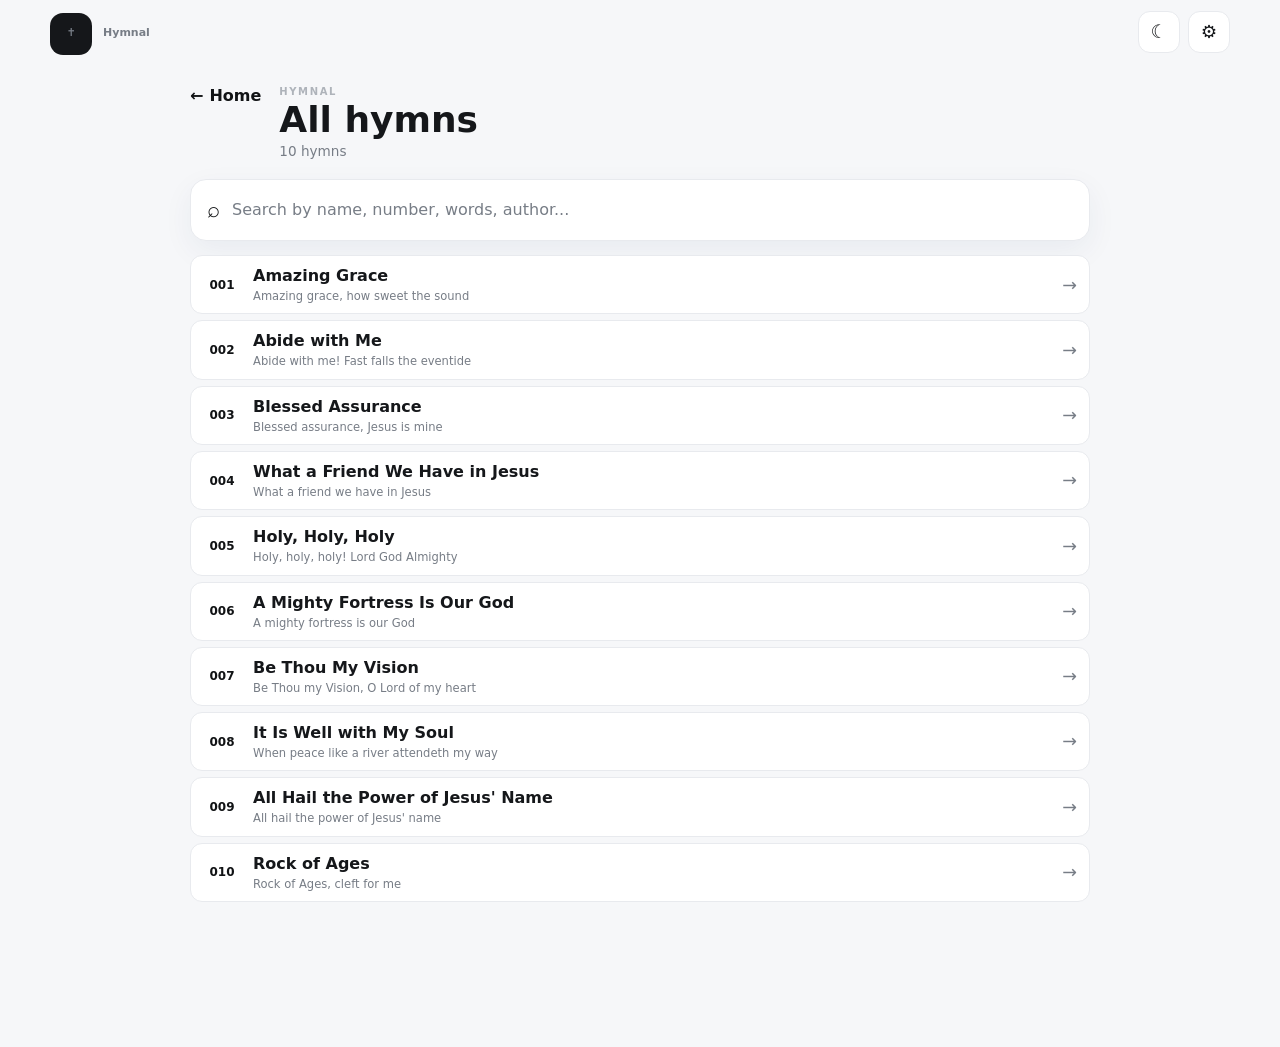
<file: hymn-list.html>
<!DOCTYPE html>
<html lang="en">
<head>
    <meta charset="UTF-8">
    <meta name="viewport" content="width=device-width, initial-scale=1.0">
    <meta name="theme-color" content="#2563eb">
    <link rel="manifest" href="./manifest.json">
    <link rel="stylesheet" href="./css/style.css">
    <title>All Hymns · Hymnal</title>
</head>
<body class="list-page">
    <header class="site-header">
        <a class="brand" href="./index.html" aria-label="Hymnal home">
            <span class="brand-mark" aria-hidden="true">✝</span>
            <span>Hymnal</span>
        </a>

        <div class="header-actions">
            <button
                class="icon-button"
                id="theme-toggle"
                type="button"
                aria-label="Toggle dark mode"
            >
                ☾
            </button>
            <button
                class="icon-button"
                id="settings-open"
                type="button"
                aria-label="Open settings"
            >
                ⚙
            </button>
        </div>
    </header>

    <main class="list-shell">
        <div class="page-heading">
            <a class="back-link" href="./index.html">
                ← <span>Home</span>
            </a>

            <div>
                <p class="eyebrow">Hymnal</p>
                <h1>All hymns</h1>
                <p id="list-count" class="page-subtitle"></p>
            </div>
        </div>

        <label class="search-box list-search" for="list-search">
            <span aria-hidden="true">⌕</span>
            <input
                id="list-search"
                type="search"
                autocomplete="off"
                placeholder="Search by name, number, words, author..."
                aria-label="Search all hymns"
            >
            <button
                id="list-search-clear"
                class="clear-button"
                type="button"
                aria-label="Clear search"
                hidden
            >
                ×
            </button>
        </label>

        <div
            id="hymn-list-results"
            class="hymn-list-results"
            aria-live="polite"
        ></div>
    </main>

    <div id="settings-modal" class="modal" hidden>
        <div class="modal-backdrop" data-close-settings></div>

        <section
            class="settings-panel"
            role="dialog"
            aria-modal="true"
            aria-labelledby="settings-title"
        >
            <div class="panel-heading">
                <div>
                    <p class="eyebrow">Personalize</p>
                    <h2 id="settings-title">Settings</h2>
                </div>

                <button
                    class="icon-button"
                    type="button"
                    data-close-settings
                    aria-label="Close settings"
                >
                    ×
                </button>
            </div>

            <div class="settings-group">
                <h3>Appearance</h3>
                <div class="choice-row">
                    <button class="choice-button" data-theme-choice="light" type="button">Light</button>
                    <button class="choice-button" data-theme-choice="dark" type="button">Dark</button>
                </div>
            </div>

            <div class="settings-group">
                <h3>Text size</h3>
                <div class="choice-row">
                    <button class="choice-button" data-size-choice="small" type="button">A−</button>
                    <button class="choice-button" data-size-choice="normal" type="button">A</button>
                    <button class="choice-button" data-size-choice="large" type="button">A+</button>
                    <button class="choice-button" data-size-choice="xlarge" type="button">A++</button>
                </div>
            </div>

            <p class="settings-note">
                Your preferences and favorites stay on this device.
                The hymnal does not require an account.
            </p>
        </section>
    </div>

    <script src="./js/hymns.js"></script>
    <script src="./js/app.js"></script>
</body>
</html>
</file>
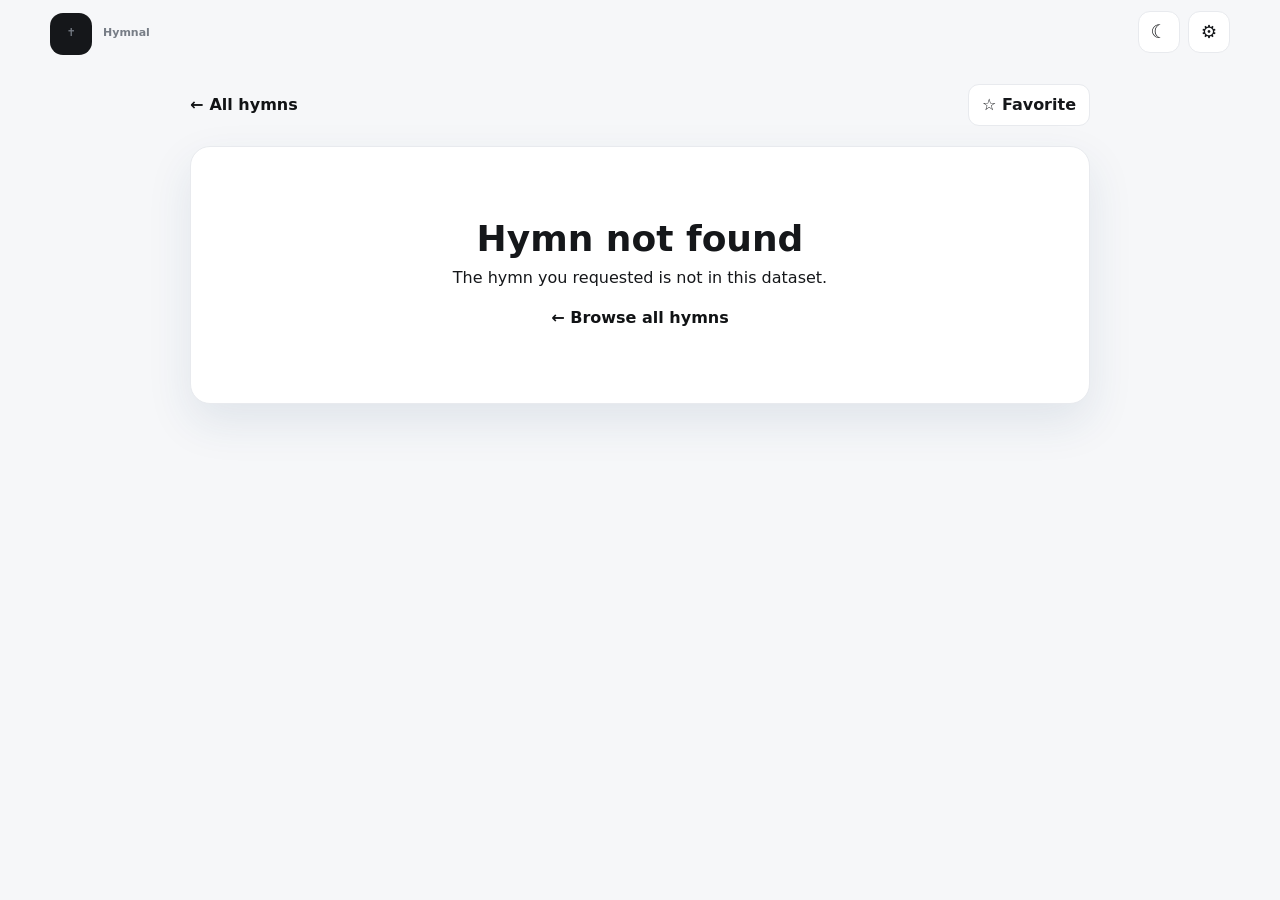
<file: hymn.html>
<!DOCTYPE html>
<html lang="en">
<head>
    <meta charset="UTF-8">
    <meta name="viewport" content="width=device-width, initial-scale=1.0">
    <meta name="theme-color" content="#2563eb">
    <link rel="manifest" href="./manifest.json">
    <link rel="stylesheet" href="./css/style.css">
    <link rel="stylesheet" href="./css/hymn.css">
    <title>Hymn · Hymnal</title>
</head>
<body class="reading-page">
    <header class="site-header">
        <a class="brand" href="./index.html" aria-label="Hymnal home">
            <span class="brand-mark" aria-hidden="true">✝</span>
            <span>Hymnal</span>
        </a>

        <div class="header-actions">
            <button
                class="icon-button"
                id="theme-toggle"
                type="button"
                aria-label="Toggle dark mode"
            >
                ☾
            </button>
            <button
                class="icon-button"
                id="settings-open"
                type="button"
                aria-label="Open settings"
            >
                ⚙
            </button>
        </div>
    </header>

    <main class="hymn-shell">
        <div class="hymn-topbar">
            <a class="back-link" href="./hymn-list.html">
                ← <span>All hymns</span>
            </a>

            <button
                id="favorite-toggle"
                class="favorite-button"
                type="button"
            >
                ☆ <span>Favorite</span>
            </button>
        </div>

        <article
            id="hymn-content"
            class="hymn-content"
            aria-live="polite"
        ></article>
    </main>

    <div id="settings-modal" class="modal" hidden>
        <div class="modal-backdrop" data-close-settings></div>

        <section
            class="settings-panel"
            role="dialog"
            aria-modal="true"
            aria-labelledby="settings-title"
        >
            <div class="panel-heading">
                <div>
                    <p class="eyebrow">Personalize</p>
                    <h2 id="settings-title">Settings</h2>
                </div>

                <button
                    class="icon-button"
                    type="button"
                    data-close-settings
                    aria-label="Close settings"
                >
                    ×
                </button>
            </div>

            <div class="settings-group">
                <h3>Appearance</h3>
                <div class="choice-row">
                    <button class="choice-button" data-theme-choice="light" type="button">
                        Light
                    </button>
                    <button class="choice-button" data-theme-choice="dark" type="button">
                        Dark
                    </button>
                </div>
            </div>

            <div class="settings-group">
                <h3>Text size</h3>
                <div class="choice-row">
                    <button class="choice-button" data-size-choice="small" type="button">A−</button>
                    <button class="choice-button" data-size-choice="normal" type="button">A</button>
                    <button class="choice-button" data-size-choice="large" type="button">A+</button>
                    <button class="choice-button" data-size-choice="xlarge" type="button">A++</button>
                </div>
            </div>

            <p class="settings-note">
                Your preferences and favorites stay on this device.
                The hymnal does not require an account.
            </p>
        </section>
    </div>

    <script src="./js/hymns.js"></script>
    <script src="./js/app.js"></script>
    <script src="./js/hymn.js"></script>
</body>
</html>
</file>
<file: css/style.css>
body.home-page {
  height: 100svh;
  overflow: hidden;
}
:root {
  --bg: #f7f3ea;
  --surface: #fffdf8;
  --surface-2: #efe8da;
  --text: #2b241e;
  --muted: #75695d;
  --line: #ded4c5;
  --accent: #2563eb;
  --accent-2: #60a5fa;
  --accent-soft: #dbeafe;
  --focus: #1d4ed8;
  --shadow: 0 14px 35px rgba(25,55,95,.1);
  --body-size: 16px;
}
html {
  font-size: var(--body-size);
  color-scheme: light;
}
html.dark {
  color-scheme: dark;
  --bg: #1c1916;
  --surface: #27221e;
  --surface-2: #342d27;
  --text: #f5efe6;
  --muted: #c0b5a7;
  --line: #4a4037;
  --accent: #60a5fa;
  --accent-2: #93c5fd;
  --accent-soft: #263c5d;
  --focus: #93c5fd;
  --shadow: 0 14px 35px rgba(0,0,0,.24);
}
* {
  box-sizing: border-box;
}
html,
body {
  margin: 0;
  min-height: 100%;
}
body {
  background: var(--bg);
  color: var(--text);
  font-family: Arial,Helvetica,sans-serif;
  line-height: 1.5;
}
button,
input {
  font: inherit;
}
button:focus-visible,
a:focus-visible,
input:focus-visible {
  outline: 3px solid var(--focus);
  outline-offset: 3px;
}
a {
  color: inherit;
}
.site-header {
  width: min(1180px,calc(100% - 32px));
  margin: auto;
  min-height: 64px;
  display: flex;
  align-items: center;
  justify-content: space-between;
  gap: 20px;
}
.brand {
  display: inline-flex;
  align-items: center;
  gap: 10px;
  text-decoration: none;
  font-family: Georgia,"Times New Roman",serif;
  font-size: 1.25rem;
  font-weight: 700;
}
.brand-mark {
  width: 34px;
  height: 34px;
  display: grid;
  place-items: center;
  border-radius: 10px;
  background: var(--accent);
  color: #fff;
}
.header-actions {
  display: flex;
  gap: 8px;
}
.icon-button {
  width: 42px;
  height: 42px;
  border: 1px solid var(--line);
  border-radius: 12px;
  background: var(--surface);
  color: var(--text);
  cursor: pointer;
  display: inline-grid;
  place-items: center;
  font-size: 1.15rem;
}
.icon-button:hover {
  background: var(--surface-2);
}
.home-shell {
  width: min(1180px,calc(100% - 32px));
  min-height: calc(100svh - 64px);
  margin: auto;
  display: grid;
  align-items: center;
  padding: 10px 0 18px;
}
.home-main {
  width: min(100%,980px);
  margin: auto;
}
.welcome-line {
  display: flex;
  align-items: center;
  justify-content: space-between;
  gap: 18px;
  margin-bottom: 10px;
}
.eyebrow {
  margin: 0 0 2px;
  color: var(--accent);
  font-size: .72rem;
  font-weight: 800;
  letter-spacing: .13em;
  text-transform: uppercase;
}
h1,
h2,
h3,
p {
  margin-top: 0;
}
h1 {
  margin-bottom: 0;
  font-family: Georgia,"Times New Roman",serif;
  font-size: clamp(1.65rem,3vw,2.25rem);
  line-height: 1.05;
}
.today-badge {
  padding: 7px 11px;
  border-radius: 999px;
  background: var(--accent-soft);
  color: var(--accent);
  font-size: .78rem;
  font-weight: 800;
}
.featured-hymn {
  min-height: 82px;
  padding: 14px 18px;
  border: 1px solid var(--line);
  border-radius: 16px;
  background: linear-gradient(135deg,var(--surface),var(--surface-2));
  box-shadow: var(--shadow);
}
.featured-link {
  height: 100%;
  display: flex;
  align-items: center;
  justify-content: space-between;
  gap: 20px;
  text-decoration: none;
}
.hymn-number {
  flex: 0 0 auto;
  width: 48px;
  height: 48px;
  display: grid;
  place-items: center;
  border-radius: 13px;
  background: var(--accent);
  color: #fff;
  font-weight: 800;
}
.featured-copy {
  min-width: 0;
  flex: 1;
}
.featured-copy h2 {
  margin: 0 0 2px;
  font-family: Georgia,"Times New Roman",serif;
  font-size: clamp(1.1rem,2vw,1.35rem);
}
.featured-copy p {
  margin: 0;
  color: var(--muted);
  font-size: .85rem;
}
.featured-arrow {
  color: var(--accent);
  font-size: 1.5rem;
}
.search-section {
  margin-top: 14px;
}
.section-title {
  margin: 0 0 7px;
  font-family: Georgia,"Times New Roman",serif;
  font-size: 1rem;
}
.search-box {
  min-height: 52px;
  display: flex;
  align-items: center;
  gap: 10px;
  padding: 0 13px;
  border: 2px solid var(--line);
  border-radius: 14px;
  background: var(--surface);
  box-shadow: 0 6px 18px rgba(25,55,95,.06);
}
.search-box:focus-within {
  border-color: var(--accent);
}
.search-box>span {
  color: var(--muted);
  font-size: 1.45rem;
  line-height: 1;
}
.search-box input {
  min-width: 0;
  flex: 1;
  border: 0;
  outline: 0;
  background: transparent;
  color: var(--text);
  font-size: 1rem;
}
.search-box input::placeholder {
  color: var(--muted);
}
.clear-button {
  width: 30px;
  height: 30px;
  border: 0;
  border-radius: 50%;
  background: var(--surface-2);
  color: var(--text);
  cursor: pointer;
  font-size: 1.15rem;
}
.search-demos {
  min-height: 32px;
  margin-top: 7px;
  display: flex;
  flex-wrap: wrap;
  gap: 6px;
}
.search-results {
  display: none;
  margin-top: 7px;
  max-height: 180px;
  overflow: auto;
  border: 1px solid var(--line);
  border-radius: 12px;
  background: var(--surface);
}
.search-results.visible {
  display: block;
}
.result-link,
.hymn-row {
  display: flex;
  align-items: center;
  gap: 12px;
  min-width: 0;
  text-decoration: none;
}
.result-link {
  padding: 9px 12px;
  border-bottom: 1px solid var(--line);
}
.result-link:last-child {
  border-bottom: 0;
}
.result-link:hover,
.hymn-row:hover {
  background: var(--surface-2);
}
.result-number,
.row-number {
  flex: 0 0 auto;
  font-size: .75rem;
  font-weight: 800;
  color: var(--accent);
}
.result-copy,
.row-copy {
  min-width: 0;
}
.result-copy strong,
.row-copy strong {
  display: block;
  overflow: hidden;
  text-overflow: ellipsis;
  white-space: nowrap;
  font-family: Georgia,"Times New Roman",serif;
}
.result-copy small,
.row-copy small {
  display: block;
  color: var(--muted);
  overflow: hidden;
  text-overflow: ellipsis;
  white-space: nowrap;
  font-size: .72rem;
}
.favorites-section {
  margin-top: 12px;
}
.section-heading-row {
  display: flex;
  align-items: baseline;
  justify-content: space-between;
  gap: 10px;
}
.muted-count {
  color: var(--muted);
  font-size: .72rem;
}
.favorites-preview {
  min-height: 46px;
  display: grid;
  grid-template-columns: repeat(3,minmax(0,1fr));
  gap: 8px;
}
.favorite-card {
  min-width: 0;
  display: flex;
  align-items: center;
  gap: 9px;
  padding: 9px 10px;
  border: 1px solid var(--line);
  border-radius: 12px;
  background: var(--surface);
  text-decoration: none;
}
.favorite-card:hover {
  background: var(--surface-2);
}
.favorite-card .row-number {
  width: 28px;
  height: 28px;
  display: grid;
  place-items: center;
  border-radius: 8px;
  background: var(--accent-soft);
}
.empty-favorites {
  grid-column: 1/-1;
  padding: 9px 11px;
  border: 1px dashed var(--line);
  border-radius: 12px;
  color: var(--muted);
  font-size: .78rem;
}
.browse-button {
  min-height: 48px;
  margin-top: 12px;
  display: flex;
  align-items: center;
  justify-content: space-between;
  padding: 0 15px;
  border-radius: 13px;
  background: var(--accent);
  color: #fff;
  text-decoration: none;
  font-weight: 800;
}
.browse-button:hover {
  filter: brightness(1.06);
}
.page-subtitle {
  margin: 2px 0 0;
  color: var(--muted);
  font-size: .85rem;
}
.list-shell,
.hymn-shell {
  width: min(900px,calc(100% - 32px));
  margin: auto;
  padding: 20px 0 40px;
}
.page-heading {
  display: flex;
  align-items: flex-start;
  gap: 18px;
  margin-bottom: 18px;
}
.back-link {
  display: inline-flex;
  align-items: center;
  gap: 6px;
  color: var(--accent);
  text-decoration: none;
  font-weight: 800;
  white-space: nowrap;
}
.list-search {
  margin-bottom: 14px;
}
.hymn-list-results {
  display: grid;
  gap: 6px;
}
.hymn-row {
  min-height: 62px;
  padding: 8px 12px;
  border: 1px solid var(--line);
  border-radius: 12px;
  background: var(--surface);
}
.row-number {
  width: 38px;
  text-align: center;
}
.row-arrow {
  margin-left: auto;
  color: var(--muted);
  font-size: 1.1rem;
}
.no-results {
  padding: 22px;
  text-align: center;
  color: var(--muted);
  border: 1px dashed var(--line);
  border-radius: 12px;
}
.modal[hidden] {
  display: none;
}
.modal {
  position: fixed;
  inset: 0;
  z-index: 10000;
}
.modal-backdrop {
  position: absolute;
  inset: 0;
  background: rgba(15,30,55,.55);
  backdrop-filter: blur(2px);
}
.settings-panel {
  position: absolute;
  top: 50%;
  left: 50%;
  width: min(420px,calc(100% - 28px));
  max-height: calc(100% - 28px);
  overflow: auto;
  transform: translate(-50%,-50%);
  padding: 20px;
  border: 1px solid var(--line);
  border-radius: 18px;
  background: var(--surface);
  color: var(--text);
  box-shadow: 0 24px 60px rgba(0,0,0,.22);
}
.panel-heading {
  display: flex;
  align-items: flex-start;
  justify-content: space-between;
  gap: 20px;
  margin-bottom: 18px;
}
.panel-heading h2 {
  margin: 0;
  font-family: Georgia,"Times New Roman",serif;
}
.settings-group+.settings-group {
  margin-top: 18px;
}
.settings-group h3 {
  margin-bottom: 8px;
  font-size: .9rem;
}
.choice-row {
  display: flex;
  gap: 8px;
  flex-wrap: wrap;
}
.choice-button {
  min-height: 42px;
  min-width: 64px;
  padding: 0 13px;
  border: 1px solid var(--line);
  border-radius: 10px;
  background: var(--surface);
  color: var(--text);
  cursor: pointer;
}
.choice-button.active {
  border-color: var(--accent);
  background: var(--accent-soft);
  color: var(--accent);
  font-weight: 800;
}
.settings-note {
  margin: 20px 0 0;
  color: var(--muted);
  font-size: .8rem;
}
.text-small {
  --body-size: 14px;
}
.text-normal {
  --body-size: 16px;
}
.text-large {
  --body-size: 18px;
}
.text-xlarge {
  --body-size: 20px;
}
@media(max-height:760px) and (min-width:700px) {
  .site-header {
    min-height: 54px;
  }
  .home-shell {
    min-height: calc(100svh - 54px);
    padding-top: 2px;
  }
  .featured-hymn {
    min-height: 70px;
    padding: 10px 14px;
  }
  .search-section {
    margin-top: 9px;
  }
  .favorites-section {
    margin-top: 8px;
  }
  .browse-button {
    margin-top: 8px;
    min-height: 42px;
  }
  .search-results {
    max-height: 130px;
  }
}
@media(max-width:700px) {
  .site-header,
  .home-shell,
  .list-shell,
  .hymn-shell {
    width: min(100% - 20px,900px);
  }
  .home-shell {
    min-height: calc(100svh - 64px);
    padding: 4px 0 10px;
  }
  .welcome-line {
    margin-bottom: 7px;
  }
  .featured-hymn {
    padding: 11px 13px;
    min-height: 70px;
  }
  .hymn-number {
    width: 40px;
    height: 40px;
  }
  .favorites-preview {
    grid-template-columns: 1fr;
    gap: 5px;
  }
  .favorite-card {
    min-height: 38px;
  }
  .browse-button {
    margin-top: 8px;
  }
  .search-results {
    max-height: 160px;
  }
}
@media(max-width:420px) {
  .site-header {
    min-height: 58px;
  }
  .brand {
    font-size: 1.1rem;
  }
  .brand-mark {
    width: 30px;
    height: 30px;
  }
  .icon-button {
    width: 38px;
    height: 38px;
  }
  .home-shell {
    min-height: calc(100svh - 58px);
  }
  h1 {
    font-size: 1.45rem;
  }
  .featured-copy h2 {
    font-size: 1rem;
  }
  .featured-copy p {
    font-size: .74rem;
  }
  .search-box {
    min-height: 48px;
  }
  .search-demos {
    gap: 4px;
  }
  .section-title {
    font-size: .92rem;
  }
  .browse-button {
    min-height: 44px;
  }
}
@media(prefers-reduced-motion:reduce) {
  *,
  *::before,
  *::after {
    scroll-behavior: auto!important;
    animation-duration: .01ms!important;
    animation-iteration-count: 1!important;
    transition-duration: .01ms!important;
  }
}
#splash-screen {
  position: fixed;
  inset: 0;
  z-index: 9999;
  display: grid;
  place-items: center;
  overflow: hidden;
  background: radial-gradient(circle at center,#17335f 0%,#0d1d38 48%,#07111f 100%);
  color: #eef6ff;
  transition: opacity .8s ease,visibility .8s ease;
}
#splash-screen.hide {
  opacity: 0;
  visibility: hidden;
  pointer-events: none;
}
.splash-content {
  display: flex;
  flex-direction: column;
  align-items: center;
  transform: translateY(10px);
  animation: splash-rise 1s ease forwards;
}
.book {
  position: relative;
  width: 170px;
  height: 118px;
  perspective: 700px;
  filter: drop-shadow(0 18px 18px rgba(0,0,0,.35));
}
.book-page {
  position: absolute;
  top: 7px;
  width: 78px;
  height: 104px;
  background: linear-gradient(90deg,#e7f0fb,#fff);
  border: 1px solid rgba(45,75,115,.5);
  transform-origin: bottom center;
}
.book-page-left {
  left: 7px;
  border-radius: 7px 2px 3px 7px;
  transform: rotateY(72deg);
  animation: open-left 1.5s cubic-bezier(.2,.8,.2,1) forwards;
}
.book-page-right {
  right: 7px;
  border-radius: 2px 7px 7px 3px;
  transform: rotateY(-72deg);
  animation: open-right 1.5s cubic-bezier(.2,.8,.2,1) forwards;
}
.book-spine {
  position: absolute;
  left: 50%;
  top: 7px;
  width: 4px;
  height: 104px;
  transform: translateX(-50%);
  background: #2563eb;
  border-radius: 3px;
  z-index: 3;
}
.cross {
  position: absolute;
  inset: 0;
  z-index: 4;
  display: grid;
  place-items: center;
  opacity: 0;
  transform: scale(.7);
  animation: cross-reveal .8s ease 1.25s forwards;
}
.cross span {
  position: absolute;
  display: block;
  background: #2563eb;
  border-radius: 2px;
}
.cross span:first-child {
  width: 8px;
  height: 38px;
}
.cross span:last-child {
  width: 30px;
  height: 8px;
  transform: translateY(-6px);
}
.splash-title {
  margin-top: 22px;
  font-size: clamp(2.4rem,8vw,4rem);
  font-weight: 700;
  letter-spacing: .08em;
  opacity: 0;
  transform: translateY(12px);
  animation: title-reveal .9s ease 1.25s forwards;
}
.splash-subtitle {
  margin-top: 4px;
  font-size: .8rem;
  letter-spacing: .28em;
  text-transform: uppercase;
  color: #a9c7ed;
  opacity: 0;
  animation: subtitle-reveal .8s ease 1.65s forwards;
}
.loading-line {
  width: 110px;
  height: 2px;
  margin-top: 26px;
  overflow: hidden;
  background: rgba(238,246,255,.18);
  border-radius: 99px;
  opacity: 0;
  animation: fade-in .5s ease 1.8s forwards;
}
.loading-line span {
  display: block;
  width: 45%;
  height: 100%;
  background: #60a5fa;
  border-radius: inherit;
  animation: loading 1.1s ease-in-out 1.9s infinite;
}
@keyframes open-left {
  from {
    transform: rotateY(72deg);
  }
  to {
    transform: rotateY(0);
  }
}
@keyframes open-right {
  from {
    transform: rotateY(-72deg);
  }
  to {
    transform: rotateY(0);
  }
}
@keyframes cross-reveal {
  to {
    opacity: 1;
    transform: scale(1);
  }
}
@keyframes title-reveal {
  to {
    opacity: 1;
    transform: translateY(0);
  }
}
@keyframes subtitle-reveal {
  from {
    opacity: 0;
    transform: translateY(5px);
  }
  to {
    opacity: 1;
    transform: translateY(0);
  }
}
@keyframes splash-rise {
  to {
    transform: translateY(0);
  }
}
@keyframes fade-in {
  to {
    opacity: 1;
  }
}
@keyframes loading {
  0%,
  100% {
    transform: translateX(-110%);
  }
  50% {
    transform: translateX(220%);
  }
}
/* Final visual polish */
:root {
  --font-ui: "Segoe UI", Inter, system-ui, -apple-system, BlinkMacSystemFont, sans-serif;
  --font-display: "Trebuchet MS", "Segoe UI", sans-serif;
}
html,
body,
button,
input {
  font-family: var(--font-ui);
}
.brand,
h1,
h2,
h3,
.section-title,
.featured-copy h2 {
  font-family: var(--font-display);
}
body.home-page {
  height: 100svh;
  overflow: hidden;
}
.home-shell {
  min-height: calc(100svh - 64px);
  padding: 22px 0 28px;
  align-items: stretch;
}
.home-main {
  width: 100%;
  max-width: 1120px;
  min-height: 100%;
  display: grid;
  grid-template-columns: minmax(0, 1.35fr) minmax(280px, .65fr);
  grid-template-rows: auto auto 1fr auto;
  gap: 16px 22px;
  align-content: stretch;
}
.welcome-line {
  grid-column: 1 / -1;
  margin-bottom: 0;
  align-self: center;
}
.featured-hymn {
  min-height: 0;
  height: 100%;
  padding: 22px;
  display: flex;
  align-items: center;
}
.search-section {
  margin-top: 0;
  min-width: 0;
  align-self: stretch;
}
.search-section .search-box {
  min-height: 60px;
}
.search-demos {
  display: flex;
  flex-wrap: wrap;
  gap: 8px;
  margin-top: 12px;
}
.favorites-section {
  grid-column: 2;
  grid-row: 3;
  min-width: 0;
  min-height: 0;
  padding: 18px;
  border: 1px solid var(--line);
  border-radius: 16px;
  background: var(--surface);
  box-shadow: var(--shadow);
  overflow: hidden;
}
.favorites-preview {
  display: grid;
  gap: 8px;
}
.favorite-card,
.hymn-row,
.result-link {
  min-height: 56px;
}
.empty-favorites {
  min-height: 120px;
  display: grid;
  place-items: center;
  text-align: center;
  padding: 20px;
  border: 1px dashed var(--line);
  border-radius: 12px;
  color: var(--muted);
}
.browse-button {
  grid-column: 1 / -1;
  width: 100%;
  min-height: 58px;
  display: flex;
  align-items: center;
  justify-content: space-between;
  padding: 0 20px;
}
@media (max-width: 760px) {
  body.home-page {
    overflow-y: auto;
    height: auto;
    min-height: 100svh;
  }
  .home-shell {
    min-height: auto;
    padding: 18px 0 24px;
  }
  .home-main {
    min-height: auto;
    display: flex;
    flex-direction: column;
    gap: 14px;
  }
  .favorites-section {
    order: 5;
  }
  .browse-button {
    order: 6;
  }
  .featured-hymn {
    min-height: 92px;
  }
}
.install-button {
  min-height: 42px;
  padding: 0 14px;
  border: 1px solid var(--accent);
  border-radius: 12px;
  background: var(--accent);
  color: #fff;
  font-weight: 700;
  cursor: pointer;
}
.install-button:hover {
  filter: brightness(.96);
}
.install-button[hidden] {
  display: none;
}
@media (max-height: 700px) and (min-width: 761px) {
  .home-shell {
    padding-top: 10px;
    padding-bottom: 12px;
  }
  .home-main {
    gap: 10px 18px;
  }
  .featured-hymn {
    padding: 14px 18px;
  }
  .favorites-section {
    padding: 12px;
  }
}
/* Mobile-first homepage */
.search-demos {
  display: grid;
  gap: 8px;
  margin-top: 12px;
}
.demo-hymn {
  min-height: 58px;
  display: grid;
  grid-template-columns: 42px minmax(0, 1fr) auto;
  align-items: center;
  gap: 12px;
  padding: 8px 12px;
  border: 1px solid var(--line);
  border-radius: 13px;
  background: var(--surface);
  text-decoration: none;
  box-shadow: 0 4px 14px rgba(25,55,95,.05);
  transition: transform .16s ease, border-color .16s ease, background .16s ease;
}
.demo-hymn:hover {
  transform: translateY(-1px);
  border-color: var(--accent);
  background: var(--surface-2);
}
.demo-number {
  width: 42px;
  height: 42px;
  display: grid;
  place-items: center;
  border-radius: 10px;
  background: var(--accent-soft);
  color: var(--accent);
  font-size: .78rem;
  font-weight: 800;
}
.demo-copy {
  min-width: 0;
  display: grid;
  gap: 1px;
}
.demo-copy strong,
.demo-copy small {
  overflow: hidden;
  text-overflow: ellipsis;
  white-space: nowrap;
}
.demo-copy strong {
  font-size: .94rem;
}
.demo-copy small {
  color: var(--muted);
  font-size: .76rem;
}
@media (max-width: 760px) {
  body.home-page {
    overflow-y: auto;
    overflow-x: hidden;
    min-height: 100svh;
    height: auto;
  }
  .site-header {
    width: calc(100% - 24px);
    min-height: 58px;
  }
  .brand {
    font-size: 1.1rem;
  }
  .brand-mark {
    width: 32px;
    height: 32px;
    border-radius: 9px;
  }
  .home-shell {
    width: calc(100% - 24px);
    min-height: auto;
    padding: 12px 0 24px;
  }
  .home-main {
    width: 100%;
    min-height: auto;
    display: flex;
    flex-direction: column;
    gap: 12px;
  }
  .welcome-line {
    display: none;
  }
  .featured-hymn {
    order: 1;
    min-height: 104px;
    padding: 16px;
    border-radius: 15px;
  }
  .featured-copy small {
    display: block;
    margin-bottom: 2px;
    color: var(--accent);
    font-size: .68rem;
    font-weight: 800;
    text-transform: uppercase;
    letter-spacing: .08em;
  }
  .featured-copy h2 {
    font-size: 1.15rem;
  }
  .search-section {
    order: 2;
    margin: 0;
  }
  .search-section .section-title {
    margin-bottom: 7px;
    font-size: 1rem;
  }
  .search-box {
    min-height: 56px;
    border-radius: 14px;
  }
  .search-demos {
    order: 3;
    gap: 7px;
  }
  .favorites-section {
    order: 4;
    padding: 14px;
    border-radius: 14px;
  }
  .browse-button {
    order: 5;
    min-height: 54px;
  }
  .demo-hymn {
    min-height: 55px;
    grid-template-columns: 38px minmax(0, 1fr) auto;
    padding: 7px 10px;
  }
  .demo-number {
    width: 38px;
    height: 38px;
  }
  .demo-copy strong {
    font-size: .9rem;
  }
  .demo-copy small {
    font-size: .72rem;
  }
  .featured-arrow {
    font-size: 1.25rem;
  }
  .install-button {
    min-height: 38px;
    padding: 0 10px;
    font-size: .82rem;
  }
}
@media (max-width: 390px) {
  .site-header,
  .home-shell {
    width: calc(100% - 18px);
  }
  .header-actions {
    gap: 5px;
  }
  .icon-button {
    width: 38px;
    height: 38px;
    border-radius: 10px;
  }
  .install-button {
    display: none;
  }
  .featured-hymn {
    min-height: 96px;
    padding: 13px;
  }
}
/* Hymnal redesign — calm editorial app */
:root {
  --bg: #f4f7fb;
  --surface: #fff;
  --surface-2: #eef4ff;
  --text: #162033;
  --muted: #667085;
  --line: #dce4f0;
  --accent: #2563eb;
  --accent-2: #3b82f6;
  --accent-soft: #e8f0ff;
  --shadow: 0 18px 45px rgba(30,64,110,.10);
  --font-ui: "Segoe UI",Inter,system-ui,sans-serif;
  --font-display: "Segoe UI",Inter,system-ui,sans-serif;
}
html.dark {
  --bg: #0d1422;
  --surface: #151f31;
  --surface-2: #1d2a40;
  --text: #f5f8ff;
  --muted: #aab6ca;
  --line: #2b3950;
  --accent: #60a5fa;
  --accent-2: #93c5fd;
  --accent-soft: #1d3356;
  --shadow: 0 18px 45px rgba(0,0,0,.28);
}
html,
body,
button,
input {
  font-family: var(--font-ui);
}
.brand,
h1,
h2,
h3,
.section-title {
  font-family: var(--font-display);
}
body.home-page {
  height: auto;
  min-height: 100svh;
  overflow-x: hidden;
  overflow-y: auto;
}
.home-shell {
  width: min(1120px,calc(100% - 32px));
  min-height: auto;
  padding: 18px 0 42px;
  display: block;
}
.home-main {
  width: 100%;
  max-width: none;
  min-height: auto;
  display: flex;
  flex-direction: column;
  gap: 18px;
}
.welcome-line {
  order: 0;
  margin: 4px 0 2px;
  align-items: flex-end;
}
.welcome-line h1 {
  font-size: clamp(1.8rem,4vw,2.7rem);
  letter-spacing: -.04em;
}
.today-badge {
  background: var(--accent-soft);
  color: var(--accent);
  border: 1px solid rgba(37,99,235,.12);
}
.featured-hymn {
  order: 1;
  position: relative;
  min-height: 250px;
  height: 250px;
  padding: 0;
  overflow: hidden;
  border: 0;
  border-radius: 24px;
  background: linear-gradient(90deg,rgba(7,18,38,.86) 0%,rgba(7,18,38,.62) 42%,rgba(7,18,38,.20) 100%),url("./bible.jpg") center/cover no-repeat,linear-gradient(135deg,#1d4ed8,#60a5fa);
  box-shadow: 0 22px 55px rgba(20,50,100,.18);
}
.featured-link {
  position: relative;
  z-index: 1;
  width: 100%;
  min-height: 100%;
  padding: 28px 30px;
  align-items: flex-end;
  color: #fff;
}
.featured-hymn .hymn-number {
  position: absolute;
  top: 24px;
  right: 24px;
  width: auto;
  min-width: 52px;
  height: 34px;
  padding: 0 12px;
  border-radius: 999px;
  background: rgba(255,255,255,.16);
  border: 1px solid rgba(255,255,255,.25);
  backdrop-filter: blur(10px);
  font-size: .78rem;
}
.featured-copy {
  max-width: 720px;
}
.featured-copy small {
  display: block;
  margin-bottom: 7px;
  color: #bfdbfe;
  font-size: .72rem;
  font-weight: 800;
  letter-spacing: .13em;
  text-transform: uppercase;
}
.featured-copy h2 {
  margin: 0 0 7px;
  color: #fff;
  font-size: clamp(1.7rem,4vw,2.7rem);
  line-height: 1.05;
  letter-spacing: -.04em;
}
.featured-copy p {
  margin: 0;
  color: rgba(255,255,255,.84);
  font-size: .95rem;
}
.featured-arrow {
  color: #fff;
  font-size: 1.8rem;
}
.search-section {
  order: 2;
  margin: 0;
}
.search-section .section-title {
  margin-bottom: 8px;
  font-size: 1rem;
}
.search-box {
  min-height: 62px;
  padding: 0 16px;
  border-radius: 16px;
  border: 1px solid var(--line);
  background: var(--surface);
  box-shadow: 0 10px 30px rgba(20,50,100,.06);
}
.search-box>span {
  color: var(--accent);
  font-size: 1.35rem;
}
.search-box input {
  color: var(--text);
}
.search-demos {
  display: grid;
  grid-template-columns: repeat(5,minmax(0,1fr));
  gap: 10px;
  margin-top: 12px;
}
.demo-hymn {
  min-height: 76px;
  display: flex;
  flex-direction: column;
  align-items: flex-start;
  justify-content: center;
  gap: 4px;
  padding: 12px 13px;
  border: 1px solid var(--line);
  border-radius: 15px;
  background: var(--surface);
  box-shadow: none;
  transition: transform .16s ease,border-color .16s ease,box-shadow .16s ease;
}
.demo-hymn:hover {
  transform: translateY(-2px);
  border-color: #9bbcf7;
  box-shadow: 0 10px 24px rgba(20,50,100,.08);
  background: var(--surface);
}
.demo-number {
  width: auto;
  height: auto;
  padding: 0;
  border-radius: 0;
  background: transparent;
  color: var(--accent);
  font-size: .68rem;
  letter-spacing: .06em;
}
.demo-copy {
  display: block;
  width: 100%;
}
.demo-copy strong {
  display: block;
  font-size: .88rem;
}
.demo-copy small {
  display: none;
}
.demo-hymn .row-arrow {
  display: none;
}
.favorites-section {
  order: 3;
  width: 100%;
  padding: 18px;
  border: 1px solid var(--line);
  border-radius: 18px;
  background: var(--surface);
  box-shadow: none;
  overflow: visible;
}
.browse-button {
  order: 4;
  min-height: 58px;
  border-radius: 15px;
  background: var(--accent);
  color: #fff;
  text-decoration: none;
  box-shadow: 0 10px 25px rgba(37,99,235,.20);
}
.browse-button:hover {
  filter: brightness(.97);
}
@media(max-width:900px) {
  .search-demos {
    grid-template-columns: repeat(3,minmax(0,1fr));
  }
}
@media(max-width:640px) {
  .site-header {
    width: calc(100% - 24px);
  }
  .home-shell {
    width: calc(100% - 24px);
    padding: 8px 0 28px;
  }
  .welcome-line {
    display: none;
  }
  .home-main {
    gap: 14px;
  }
  .featured-hymn {
    min-height: 220px;
    height: 220px;
    border-radius: 20px;
  }
  .featured-link {
    padding: 20px;
  }
  .featured-hymn .hymn-number {
    top: 18px;
    right: 18px;
  }
  .featured-copy h2 {
    font-size: 1.55rem;
  }
  .featured-copy p {
    font-size: .86rem;
  }
  .search-box {
    min-height: 56px;
  }
  .search-demos {
    grid-template-columns: repeat(2,minmax(0,1fr));
    gap: 8px;
  }
  .demo-hymn {
    min-height: 68px;
  }
  .favorites-section {
    padding: 14px;
    border-radius: 16px;
  }
}
@media(max-width:390px) {
  .site-header,
  .home-shell {
    width: calc(100% - 18px);
  }
  .featured-hymn {
    min-height: 205px;
    height: 205px;
  }
  .featured-copy h2 {
    font-size: 1.4rem;
  }
  .search-demos {
    grid-template-columns: 1fr 1fr;
  }
}
/* Final mobile/app polish */
*,
*::before,
*::after {
  font-family: "Segoe UI",Inter,system-ui,-apple-system,BlinkMacSystemFont,"Helvetica Neue",Arial,sans-serif!important;
}
body.home-page {
  height: auto!important;
  min-height: 0!important;
  overflow-x: hidden!important;
  overflow-y: auto!important;
}
.home-shell {
  height: auto!important;
  min-height: 0!important;
  padding-bottom: 12px!important;
}
.home-main {
  height: auto!important;
  min-height: 0!important;
}
@media(max-width:640px) {
  .site-header {
    min-height: 56px!important;
  }
  .home-shell {
    width: calc(100% - 20px)!important;
    padding-top: 4px!important;
    padding-bottom: 4px!important;
  }
  .home-main {
    gap: 12px!important;
  }
  .featured-hymn {
    min-height: 205px!important;
    height: 205px!important;
  }
  .featured-link {
    padding: 18px!important;
  }
  .search-section {
    margin: 0!important;
  }
  .search-demos {
    margin-top: 8px!important;
  }
  .favorites-section {
    padding: 12px!important;
  }
  .browse-button {
    min-height: 52px!important;
  }
}
@media(max-width:390px) {
  .site-header,
  .home-shell {
    width: calc(100% - 14px)!important;
  }
  .featured-hymn {
    min-height: 195px!important;
    height: 195px!important;
  }
}
/* Common hymns section */
.common-section {
  order: 4;
  width: 100%;
  padding: 18px;
  border: 1px solid var(--line);
  border-radius: 18px;
  background: var(--surface);
  box-shadow: none;
  overflow: hidden;
}
.common-hymns {
  display: grid;
  grid-template-columns: repeat(5,minmax(0,1fr));
  gap: 10px;
  margin-top: 12px;
}
.common-hymn {
  min-width: 0;
  min-height: 64px;
  display: grid;
  grid-template-columns: auto minmax(0,1fr) auto;
  align-items: center;
  gap: 9px;
  padding: 10px 12px;
  border: 1px solid var(--line);
  border-radius: 13px;
  background: var(--bg);
  color: var(--text);
  text-decoration: none;
}
.common-hymn:hover {
  border-color: #9bbcf7;
  background: var(--surface-2);
}
.common-number {
  color: var(--accent);
  font-size: .68rem;
  font-weight: 800;
  letter-spacing: .05em;
}
.common-title {
  min-width: 0;
  overflow: hidden;
  text-overflow: ellipsis;
  white-space: nowrap;
  font-size: .88rem;
  font-weight: 700;
}
.common-hymn .row-arrow {
  color: var(--muted);
}
@media(max-width:760px) {
  .common-section {
    order: 4;
    padding: 14px;
    border-radius: 16px;
  }
  .common-hymns {
    display: flex;
    overflow-x: auto;
    gap: 8px;
    margin-top: 10px;
    padding-bottom: 2px;
    scrollbar-width: thin;
  }
  .common-hymn {
    flex: 0 0 min(190px,72vw);
    min-height: 60px;
  }
}
* {
  box-sizing: border-box;
}
:root {
  --bg: #f6f7f9;
  --surface: #ffffff;
  --text: #15171a;
  --muted: #777d86;
  --line: #e8eaee;
  --accent: #111315;
  --accent-soft: #eceff2;
  --radius: 20px;
}
html {
  scroll-behavior: smooth;
}
body {
  margin: 0;
  min-height: 100vh;
  background: var(--bg);
  color: var(--text);
  font-family: Inter, -apple-system, BlinkMacSystemFont, "Segoe UI", Arial, sans-serif;
  padding-bottom: 105px;
}
button,
input {
  font: inherit;
}
button,
a {
  -webkit-tap-highlight-color: transparent;
}
/* ============================================================
   HEADER
   ============================================================ */
.brand {
  display: flex;
  align-items: center;
}
.brand {
  gap: 11px;
}
.brand-mark {
  width: 42px;
  height: 42px;
  display: grid;
  place-items: center;
  border-radius: 13px;
  background: var(--text);
  color: #fff;
  font-size: 20px;
  font-weight: 800;
}
.brand div {
  display: flex;
  flex-direction: column;
}
.brand strong {
  font-size: 18px;
  line-height: 1.1;
}
.brand span {
  color: var(--muted);
  font-size: 11px;
  margin-top: 3px;
}
/* ============================================================
   HERO
   ============================================================ */
.eyebrow,
.section-label {
  font-size: 10px;
  font-weight: 800;
  letter-spacing: .16em;
}
.eyebrow {
  color: #aeb3ba;
}
/* ============================================================
   PRODUCT SECTION
   ============================================================ */
.section-label {
  color: #8a9098;
}
/* ============================================================
   FIXED BOTTOM NAVIGATION
   Replaces the old sidebar.
   ============================================================ */
/* Fixed navigation bar positioned at the bottom of the home page. */
.bottom-nav {
  /* Fixes the navigation bar to the viewport so it stays visible while the page scrolls. */
  position: fixed;
  /* Keeps the navigation bar above the page content. */
  z-index: 50;
  /* Places the left edge at the horizontal midpoint of the viewport. */
  left: 50%;
  /* Leaves a 16-pixel gap between the navigation bar and the viewport's bottom edge. */
  bottom: 16px;
  /* Shifts the bar left by half its own width to centre it precisely. */
  transform: translateX(-50%);
  /* Sets a maximum width of 430 pixels while keeping 28 pixels of total side clearance on smaller screens. */
  width: min(430px, calc(100% - 28px));
  /* Ensures the navigation bar is at least 68 pixels tall. */
  min-height: 68px;
  /* Creates space between the navigation bar's outer edge and its items. */
  padding: 7px;
  /* Turns the navigation container into a CSS Grid layout. */
  display: grid;
  /* Divides the bar into three equal columns for its three navigation items. */
  grid-template-columns: repeat(3, 1fr);
  /* Adds a 4-pixel gap between the navigation items. */
  gap: 4px;
  /* Uses a nearly opaque white background so page content does not overpower the bar. */
  background: rgba(255,255,255,.94);
  /* Draws a subtle outline around the navigation bar. */
  border: 1px solid rgba(220,223,227,.95);
  /* Rounds the four outer corners of the navigation bar. */
  border-radius: 22px;
  /* Adds a soft shadow beneath the bar to separate it visually from the page. */
  box-shadow: 0 15px 45px rgba(15,18,22,.15);
  /* Blurs content behind the translucent bar in browsers that support this effect. */
  backdrop-filter: blur(18px);
}
/* Shared layout and appearance for each navigation link or button. */
.nav-item {
  /* Removes the browser's default button border. */
  border: 0;
  /* Keeps each navigation item transparent until it is hovered or active. */
  background: transparent;
  /* Sets the default muted colour for an inactive navigation item. */
  color: #777d85;
  /* Removes the underline normally applied to anchor links. */
  text-decoration: none;
  /* Rounds the corners of each individual navigation item. */
  border-radius: 17px;
  /* Uses Flexbox to arrange the contents of each navigation item. */
  display: flex;
  /* Centres the icon and label horizontally within the item. */
  align-items: center;
  /* Centres the contents vertically within the item. */
  justify-content: center;
  /* Stacks the icon above its text label. */
  flex-direction: column;
  /* Adds a small vertical gap between the icon and its label. */
  gap: 3px;
  /* Displays a pointer cursor to indicate that the item is interactive. */
  cursor: pointer;
  /* Allows the item to shrink within its grid column without overflowing. */
  min-width: 0;
}
/* Visual feedback for the hovered item and the currently active item. */
.nav-item:hover,
.nav-item.active {
  /* Highlights a navigation item when the pointer is over it or when it has the active class. */
  background: #f0f1f3;
  /* Uses a darker foreground colour for the hovered or active navigation item. */
  color: #15171a;
}
/* Dimensions and image fitting for navigation icons. */
.nav-item img {
  /* Sets the width of an image used as a navigation icon. */
  width: 24px;
  /* Sets the height of an image used as a navigation icon. */
  height: 24px;
  /* Fits the icon inside its dimensions without distorting its proportions. */
  object-fit: contain;
}
/* Typography for the label shown below each navigation icon. */
.nav-item > span:last-child {
  /* Sets the size of the navigation item's text label. */
  font-size: 10px;
  /* Makes the navigation label bold enough to remain legible. */
  font-weight: 700;
}
/* ============================================================
   MENU SHEET
   Uses the supplied menu + logout images.
   ============================================================ */
/* ============================================================
   RESPONSIVE DESIGN
   ============================================================ */
@media (max-width: 760px) {
  body {
    padding-bottom: 100px;
  }
}
</file>
<file: css/hymn.css>
.hymn-topbar {
  display:flex;
  align-items:center;
  justify-content:space-between;
  gap:14px;
  margin-bottom:20px
}
.favorite-button {
  min-height:42px;
  padding:0 13px;
  border:1px solid var(--line);
  border-radius:11px;
  background:var(--surface);
  color:var(--text);
  cursor:pointer;
  font-weight:800
}
.favorite-button.active {
  border-color:var(--accent);
  background:var(--accent-soft);
  color:var(--accent)
}
.hymn-content {
  padding:clamp(18px,4vw,38px);
  border:1px solid var(--line);
  border-radius:20px;
  background:var(--surface);
  box-shadow:var(--shadow)
}
.hymn-heading {
  text-align:center;
  padding-bottom:24px;
  margin-bottom:25px;
  border-bottom:1px solid var(--line)
}
.hymn-heading .hymn-number {
  margin:0 auto 12px
}
.hymn-heading h1 {
  font-size:clamp(1.7rem,4vw,2.6rem);
  text-transform:uppercase
}
.hymn-sections {
  display:grid;
  gap:22px
}
.hymn-section {
  max-width:760px;
  margin:auto;
  width:100%
}
.section-label {
  margin-bottom:7px;
  color:var(--accent);
  font-size:.75rem;
  font-weight:900;
  letter-spacing:.12em;
  text-transform:uppercase
}
.section-text {
  margin:0;
  font-family:Georgia,"Times New Roman",serif;
  font-size:clamp(1.05rem,2.1vw,1.24rem);
  line-height:1.85;
  white-space:pre-line
}
.hymn-section.chorus {
  padding:14px 16px;
  border-left:4px solid var(--accent);
  border-radius:0 12px 12px 0;
  background:var(--surface-2)
}
.hymn-footer {
  margin-top:28px;
  padding-top:17px;
  border-top:1px solid var(--line);
  color:var(--muted);
  text-align:center;
  font-size:.82rem
}
.hymn-error {
  padding:35px 20px;
  text-align:center
}
.hymn-error h1 {
  margin-bottom:8px
}
@media(max-width:600px) {
  .hymn-shell {
    padding-top:12px
  }
  .hymn-topbar {
    margin-bottom:12px
  }
  .hymn-content {
    padding:18px 15px;
    border-radius:15px
  }
  .hymn-sections {
    gap:18px
  }
  .section-text {
    line-height:1.72
  }
}
</file>
